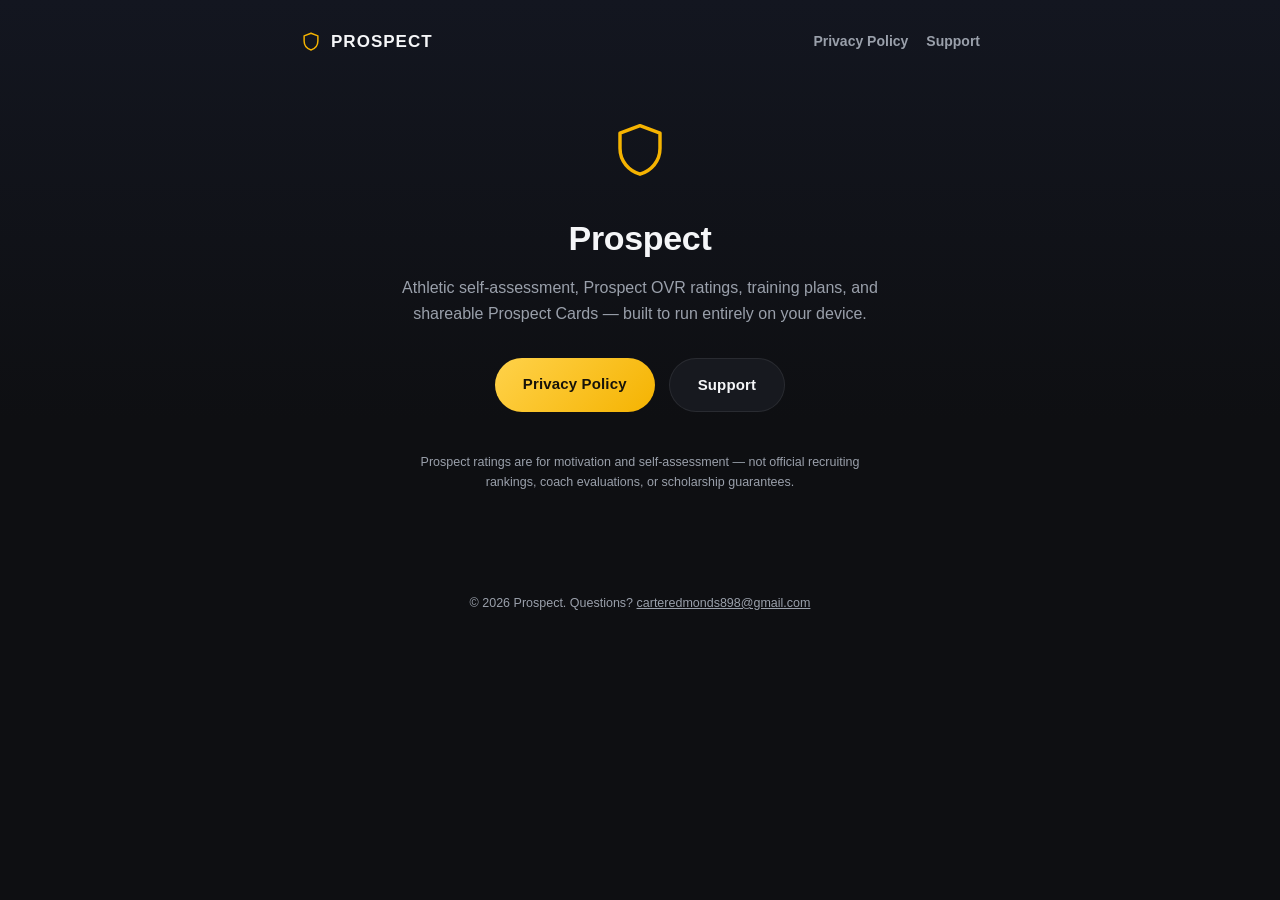
<file: index.html>
<!doctype html>
<html lang="en">
<head>
  <meta charset="utf-8" />
  <meta name="viewport" content="width=device-width, initial-scale=1" />
  <title>Prospect — Privacy &amp; Support</title>
  <meta name="description" content="Privacy Policy and Support information for the Prospect iOS app." />
  <link rel="stylesheet" href="styles.css" />
</head>
<body>
  <div class="wrap">
    <header class="site-header">
      <a class="brand" href="index.html" aria-label="Prospect home">
        <svg class="shield" viewBox="0 0 24 24" fill="none" xmlns="http://www.w3.org/2000/svg" aria-hidden="true">
          <path d="M12 2.5L19.5 5.3V11C19.5 15.9 16.2 19.4 12 20.7C7.8 19.4 4.5 15.9 4.5 11V5.3L12 2.5Z" stroke="#F5B301" stroke-width="1.6" stroke-linejoin="round"/>
        </svg>
        PROSPECT
      </a>
      <nav class="site-nav" aria-label="Primary">
        <a href="privacy-policy.html">Privacy Policy</a>
        <a href="support.html">Support</a>
      </nav>
    </header>

    <main>
      <section class="hero">
        <svg class="shield-lg" viewBox="0 0 24 24" fill="none" xmlns="http://www.w3.org/2000/svg" aria-hidden="true">
          <path d="M12 2.5L19.5 5.3V11C19.5 15.9 16.2 19.4 12 20.7C7.8 19.4 4.5 15.9 4.5 11V5.3L12 2.5Z" stroke="#F5B301" stroke-width="1.3" stroke-linejoin="round"/>
        </svg>
        <h1>Prospect</h1>
        <p class="lede">
          Athletic self-assessment, Prospect OVR ratings, training plans, and shareable
          Prospect Cards — built to run entirely on your device.
        </p>
        <div class="button-row">
          <a class="btn btn-primary" href="privacy-policy.html">Privacy Policy</a>
          <a class="btn btn-secondary" href="support.html">Support</a>
        </div>
        <p class="disclaimer">
          Prospect ratings are for motivation and self-assessment — not official recruiting
          rankings, coach evaluations, or scholarship guarantees.
        </p>
      </section>
    </main>

    <footer class="site-footer">
      &copy; 2026 Prospect. Questions? <a href="mailto:carteredmonds898@gmail.com">carteredmonds898@gmail.com</a>
    </footer>
  </div>
</body>
</html>
</file>
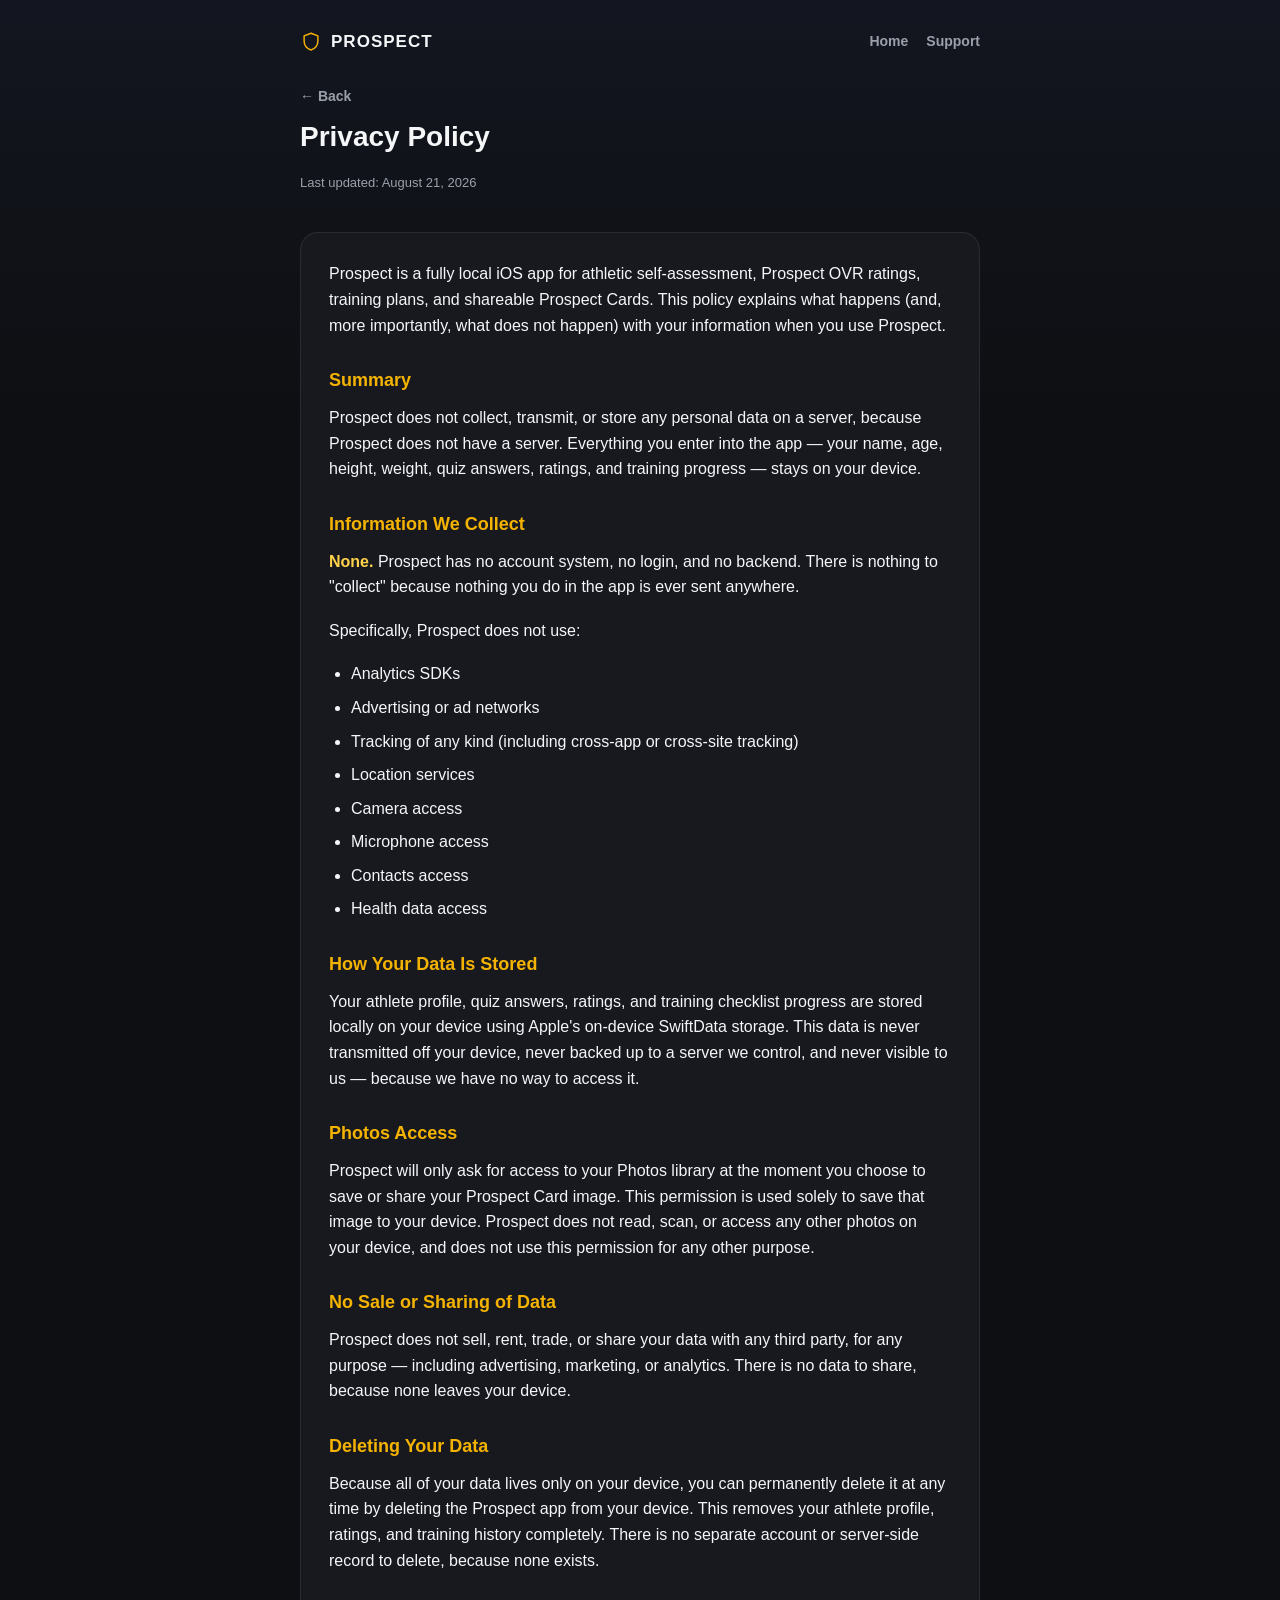
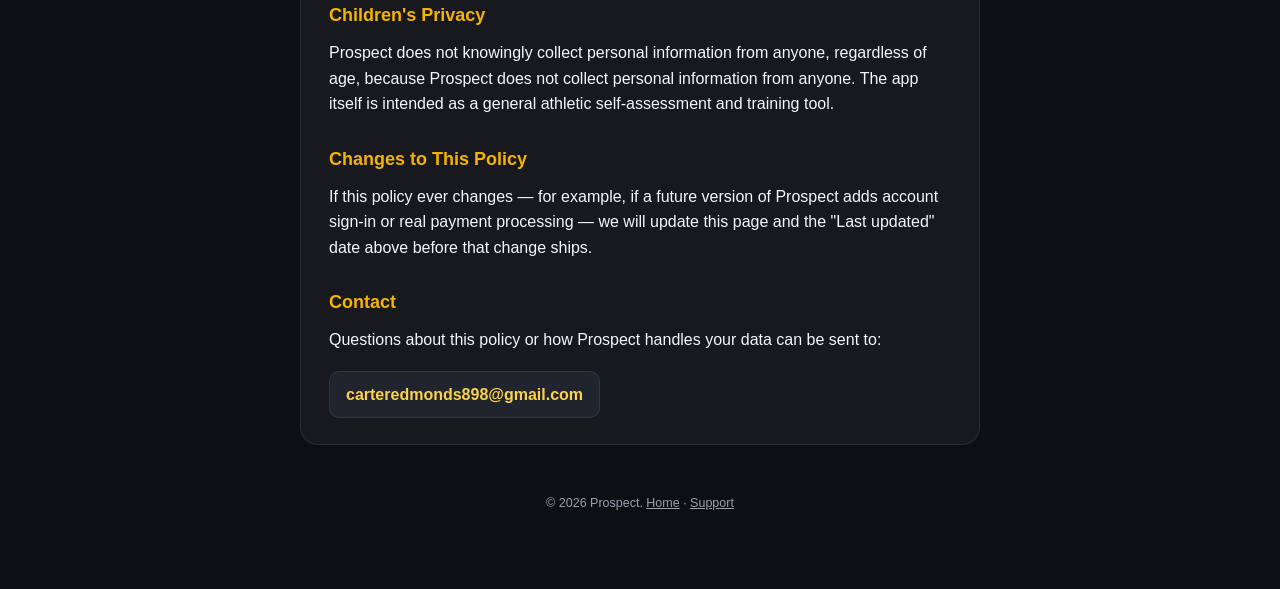
<file: privacy-policy.html>
<!doctype html>
<html lang="en">
<head>
  <meta charset="utf-8" />
  <meta name="viewport" content="width=device-width, initial-scale=1" />
  <title>Prospect — Privacy Policy</title>
  <meta name="description" content="Prospect's Privacy Policy: no accounts, no tracking, no data collection. Everything stays on your device." />
  <link rel="stylesheet" href="styles.css" />
</head>
<body>
  <div class="wrap">
    <header class="site-header">
      <a class="brand" href="index.html" aria-label="Prospect home">
        <svg class="shield" viewBox="0 0 24 24" fill="none" xmlns="http://www.w3.org/2000/svg" aria-hidden="true">
          <path d="M12 2.5L19.5 5.3V11C19.5 15.9 16.2 19.4 12 20.7C7.8 19.4 4.5 15.9 4.5 11V5.3L12 2.5Z" stroke="#F5B301" stroke-width="1.6" stroke-linejoin="round"/>
        </svg>
        PROSPECT
      </a>
      <nav class="site-nav" aria-label="Primary">
        <a href="index.html">Home</a>
        <a href="support.html">Support</a>
      </nav>
    </header>

    <main>
      <div class="page-header">
        <a class="back-link" href="index.html">&larr; Back</a>
        <h1>Privacy Policy</h1>
        <p class="updated">Last updated: August 21, 2026</p>
      </div>

      <div class="card">
        <p>
          Prospect is a fully local iOS app for athletic self-assessment, Prospect OVR
          ratings, training plans, and shareable Prospect Cards. This policy explains what
          happens (and, more importantly, what does not happen) with your information when
          you use Prospect.
        </p>

        <h2>Summary</h2>
        <p>
          Prospect does not collect, transmit, or store any personal data on a server,
          because Prospect does not have a server. Everything you enter into the app —
          your name, age, height, weight, quiz answers, ratings, and training progress —
          stays on your device.
        </p>

        <h2>Information We Collect</h2>
        <p>
          <strong>None.</strong> Prospect has no account system, no login, and no backend.
          There is nothing to "collect" because nothing you do in the app is ever sent
          anywhere.
        </p>
        <p>Specifically, Prospect does not use:</p>
        <ul>
          <li>Analytics SDKs</li>
          <li>Advertising or ad networks</li>
          <li>Tracking of any kind (including cross-app or cross-site tracking)</li>
          <li>Location services</li>
          <li>Camera access</li>
          <li>Microphone access</li>
          <li>Contacts access</li>
          <li>Health data access</li>
        </ul>

        <h2>How Your Data Is Stored</h2>
        <p>
          Your athlete profile, quiz answers, ratings, and training checklist progress are
          stored locally on your device using Apple's on-device SwiftData storage. This
          data is never transmitted off your device, never backed up to a server we
          control, and never visible to us — because we have no way to access it.
        </p>

        <h2>Photos Access</h2>
        <p>
          Prospect will only ask for access to your Photos library at the moment you
          choose to save or share your Prospect Card image. This permission is used solely
          to save that image to your device. Prospect does not read, scan, or access any
          other photos on your device, and does not use this permission for any other
          purpose.
        </p>

        <h2>No Sale or Sharing of Data</h2>
        <p>
          Prospect does not sell, rent, trade, or share your data with any third party,
          for any purpose — including advertising, marketing, or analytics. There is no
          data to share, because none leaves your device.
        </p>

        <h2>Deleting Your Data</h2>
        <p>
          Because all of your data lives only on your device, you can permanently delete
          it at any time by deleting the Prospect app from your device. This removes your
          athlete profile, ratings, and training history completely. There is no separate
          account or server-side record to delete, because none exists.
        </p>

        <h2>Children's Privacy</h2>
        <p>
          Prospect does not knowingly collect personal information from anyone, regardless
          of age, because Prospect does not collect personal information from anyone. The
          app itself is intended as a general athletic self-assessment and training tool.
        </p>

        <h2>Changes to This Policy</h2>
        <p>
          If this policy ever changes — for example, if a future version of Prospect adds
          account sign-in or real payment processing — we will update this page and the
          "Last updated" date above before that change ships.
        </p>

        <h2>Contact</h2>
        <p>Questions about this policy or how Prospect handles your data can be sent to:</p>
        <p class="email-box"><a href="mailto:carteredmonds898@gmail.com">carteredmonds898@gmail.com</a></p>
      </div>
    </main>

    <footer class="site-footer">
      &copy; 2026 Prospect. <a href="index.html">Home</a> &middot; <a href="support.html">Support</a>
    </footer>
  </div>
</body>
</html>
</file>
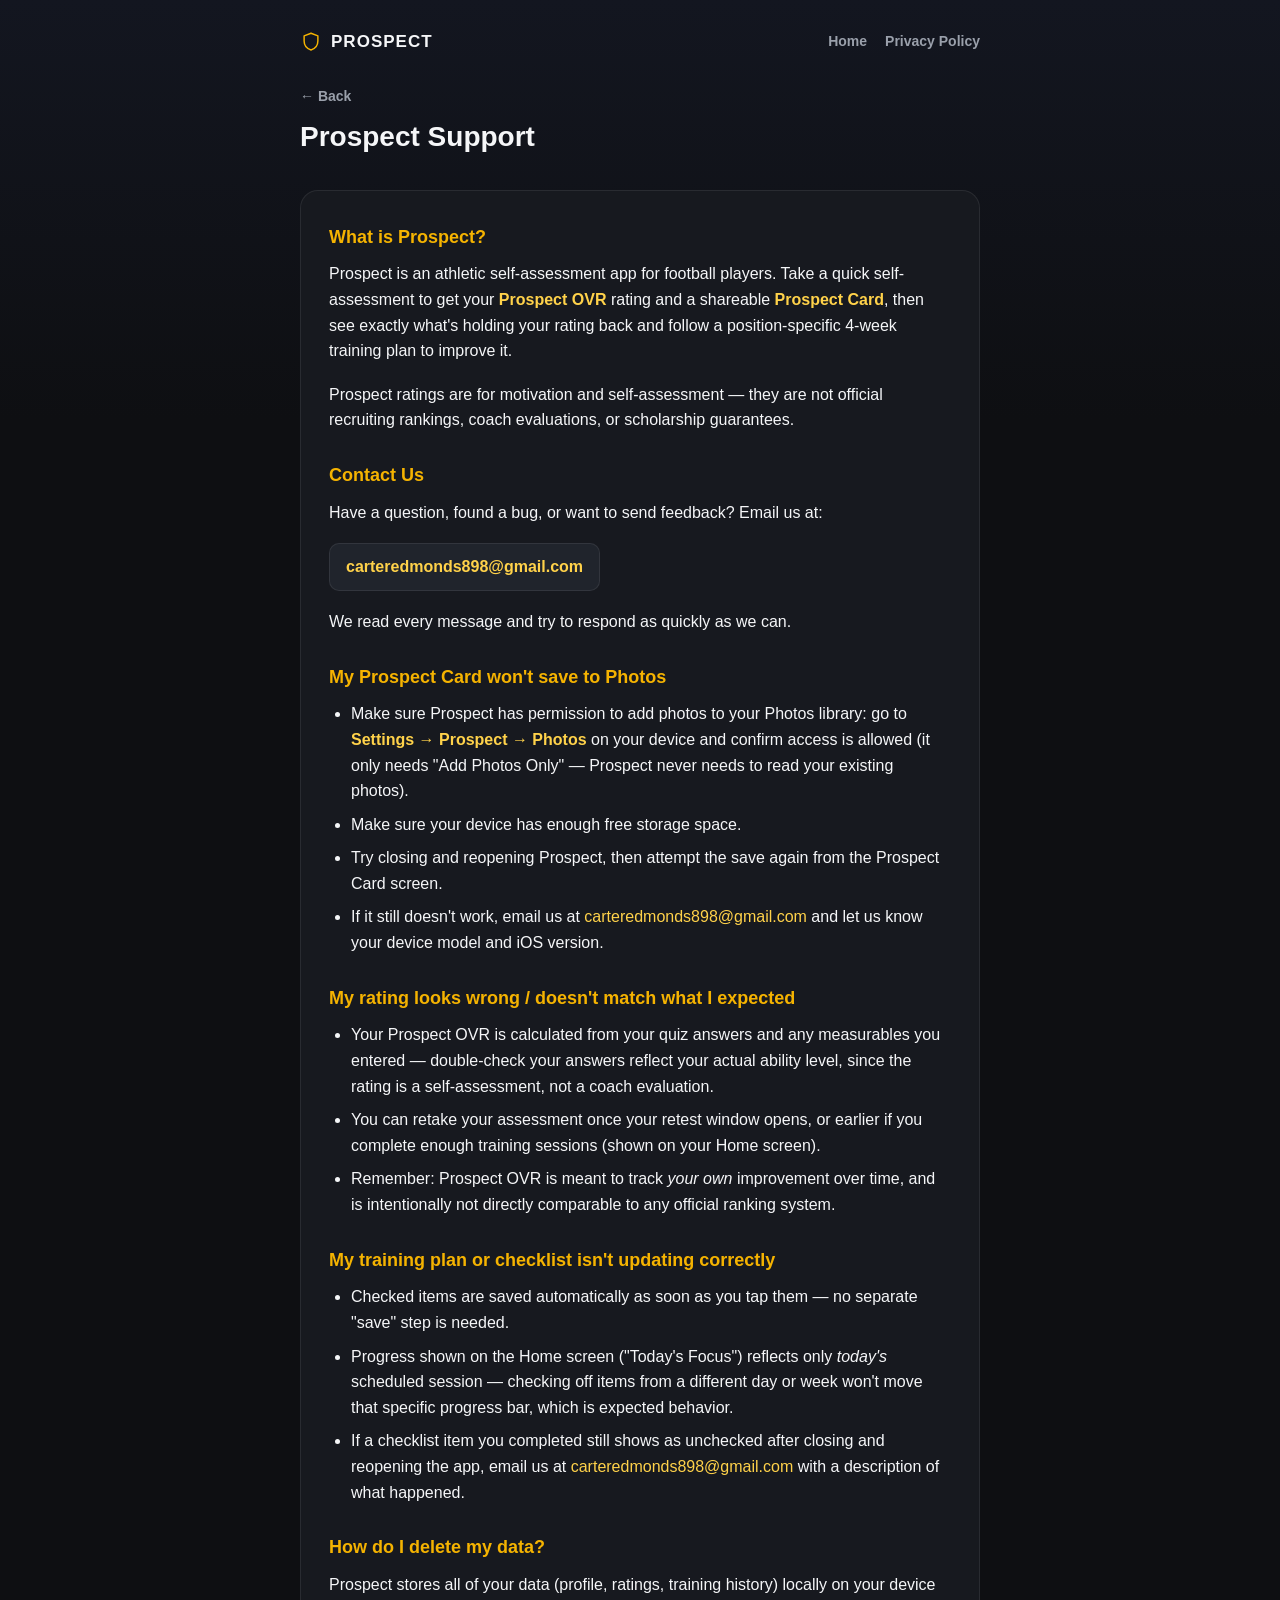
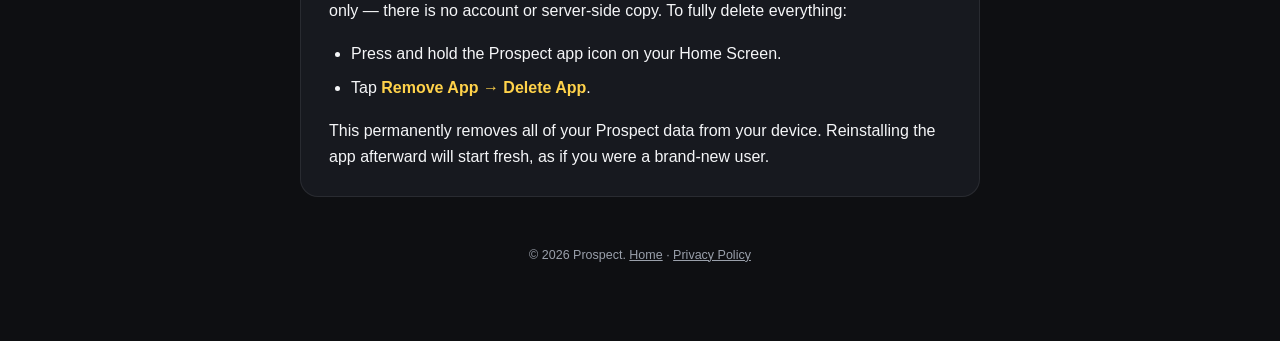
<file: support.html>
<!doctype html>
<html lang="en">
<head>
  <meta charset="utf-8" />
  <meta name="viewport" content="width=device-width, initial-scale=1" />
  <title>Prospect — Support</title>
  <meta name="description" content="Get help with Prospect: contact support, troubleshooting tips, and how to delete your data." />
  <link rel="stylesheet" href="styles.css" />
</head>
<body>
  <div class="wrap">
    <header class="site-header">
      <a class="brand" href="index.html" aria-label="Prospect home">
        <svg class="shield" viewBox="0 0 24 24" fill="none" xmlns="http://www.w3.org/2000/svg" aria-hidden="true">
          <path d="M12 2.5L19.5 5.3V11C19.5 15.9 16.2 19.4 12 20.7C7.8 19.4 4.5 15.9 4.5 11V5.3L12 2.5Z" stroke="#F5B301" stroke-width="1.6" stroke-linejoin="round"/>
        </svg>
        PROSPECT
      </a>
      <nav class="site-nav" aria-label="Primary">
        <a href="index.html">Home</a>
        <a href="privacy-policy.html">Privacy Policy</a>
      </nav>
    </header>

    <main>
      <div class="page-header">
        <a class="back-link" href="index.html">&larr; Back</a>
        <h1>Prospect Support</h1>
      </div>

      <div class="card">
        <h2>What is Prospect?</h2>
        <p>
          Prospect is an athletic self-assessment app for football players. Take a quick
          self-assessment to get your <strong>Prospect OVR</strong> rating and a shareable
          <strong>Prospect Card</strong>, then see exactly what's holding your rating back
          and follow a position-specific 4-week training plan to improve it.
        </p>
        <p>
          Prospect ratings are for motivation and self-assessment — they are not official
          recruiting rankings, coach evaluations, or scholarship guarantees.
        </p>

        <h2>Contact Us</h2>
        <p>Have a question, found a bug, or want to send feedback? Email us at:</p>
        <p class="email-box"><a href="mailto:carteredmonds898@gmail.com">carteredmonds898@gmail.com</a></p>
        <p>We read every message and try to respond as quickly as we can.</p>

        <h2>My Prospect Card won't save to Photos</h2>
        <ul>
          <li>
            Make sure Prospect has permission to add photos to your Photos library: go to
            <strong>Settings &rarr; Prospect &rarr; Photos</strong> on your device and
            confirm access is allowed (it only needs "Add Photos Only" — Prospect never
            needs to read your existing photos).
          </li>
          <li>Make sure your device has enough free storage space.</li>
          <li>
            Try closing and reopening Prospect, then attempt the save again from the
            Prospect Card screen.
          </li>
          <li>
            If it still doesn't work, email us at
            <a href="mailto:carteredmonds898@gmail.com">carteredmonds898@gmail.com</a>
            and let us know your device model and iOS version.
          </li>
        </ul>

        <h2>My rating looks wrong / doesn't match what I expected</h2>
        <ul>
          <li>
            Your Prospect OVR is calculated from your quiz answers and any measurables you
            entered — double-check your answers reflect your actual ability level, since
            the rating is a self-assessment, not a coach evaluation.
          </li>
          <li>
            You can retake your assessment once your retest window opens, or earlier if
            you complete enough training sessions (shown on your Home screen).
          </li>
          <li>
            Remember: Prospect OVR is meant to track <em>your own</em> improvement over
            time, and is intentionally not directly comparable to any official ranking
            system.
          </li>
        </ul>

        <h2>My training plan or checklist isn't updating correctly</h2>
        <ul>
          <li>
            Checked items are saved automatically as soon as you tap them — no separate
            "save" step is needed.
          </li>
          <li>
            Progress shown on the Home screen ("Today's Focus") reflects only
            <em>today's</em> scheduled session — checking off items from a different day
            or week won't move that specific progress bar, which is expected behavior.
          </li>
          <li>
            If a checklist item you completed still shows as unchecked after closing and
            reopening the app, email us at
            <a href="mailto:carteredmonds898@gmail.com">carteredmonds898@gmail.com</a>
            with a description of what happened.
          </li>
        </ul>

        <h2>How do I delete my data?</h2>
        <p>
          Prospect stores all of your data (profile, ratings, training history) locally on
          your device only — there is no account or server-side copy. To fully delete
          everything:
        </p>
        <ul>
          <li>Press and hold the Prospect app icon on your Home Screen.</li>
          <li>Tap <strong>Remove App &rarr; Delete App</strong>.</li>
        </ul>
        <p>
          This permanently removes all of your Prospect data from your device.
          Reinstalling the app afterward will start fresh, as if you were a brand-new
          user.
        </p>
      </div>
    </main>

    <footer class="site-footer">
      &copy; 2026 Prospect. <a href="index.html">Home</a> &middot; <a href="privacy-policy.html">Privacy Policy</a>
    </footer>
  </div>
</body>
</html>
</file>
<file: styles.css>
/* Prospect legal/support site — black & gold, matches the app's design system.
   No external fonts, no tracking, no JS. */

:root {
  --background: #0e0f12;
  --backdrop-top: #131620;
  --surface: #17191f;
  --surface-high: #20242c;
  --gold: #f5b301;
  --gold-bright: #ffd24a;
  --text: #f5f6f8;
  --text-muted: #9aa0ab;
  --hairline: rgba(255, 255, 255, 0.08);
}

* {
  box-sizing: border-box;
}

html,
body {
  margin: 0;
  padding: 0;
}

body {
  background: linear-gradient(to bottom, var(--backdrop-top), var(--background) 420px);
  background-color: var(--background);
  color: var(--text);
  font-family: ui-rounded, -apple-system, BlinkMacSystemFont, "Segoe UI", Roboto,
    "Helvetica Neue", Arial, sans-serif;
  line-height: 1.6;
  -webkit-font-smoothing: antialiased;
  min-height: 100vh;
}

a {
  color: var(--gold-bright);
  text-decoration: none;
}

a:hover,
a:focus {
  text-decoration: underline;
}

.wrap {
  max-width: 720px;
  margin: 0 auto;
  padding: 0 20px 64px;
}

/* Header */

header.site-header {
  display: flex;
  align-items: center;
  justify-content: space-between;
  padding: 28px 0 8px;
  gap: 12px;
  flex-wrap: wrap;
}

.brand {
  display: flex;
  align-items: center;
  gap: 9px;
  font-weight: 800;
  font-size: 17px;
  letter-spacing: 0.06em;
  color: var(--text);
}

.brand .shield {
  width: 22px;
  height: 22px;
  flex: none;
}

.brand .tag {
  color: var(--gold);
  font-weight: 700;
  font-size: 10px;
  letter-spacing: 0.14em;
  margin-left: 2px;
}

nav.site-nav {
  display: flex;
  gap: 18px;
  font-weight: 600;
  font-size: 14px;
}

nav.site-nav a {
  color: var(--text-muted);
}

nav.site-nav a:hover {
  color: var(--gold-bright);
}

/* Hero (index page) */

.hero {
  text-align: center;
  padding: 56px 0 40px;
}

.hero .shield-lg {
  width: 64px;
  height: 64px;
  margin: 0 auto 20px;
}

.hero h1 {
  font-size: 34px;
  font-weight: 900;
  letter-spacing: -0.01em;
  margin: 0 0 10px;
}

.hero p.lede {
  color: var(--text-muted);
  font-size: 16px;
  max-width: 480px;
  margin: 0 auto 32px;
}

.button-row {
  display: flex;
  justify-content: center;
  gap: 14px;
  flex-wrap: wrap;
}

.btn {
  display: inline-block;
  padding: 14px 28px;
  border-radius: 999px;
  font-weight: 800;
  font-size: 15px;
  letter-spacing: 0.01em;
  text-decoration: none;
  transition: transform 0.15s ease, opacity 0.15s ease;
}

.btn:hover,
.btn:focus {
  text-decoration: none;
  transform: translateY(-1px);
}

.btn-primary {
  background: linear-gradient(135deg, var(--gold-bright), var(--gold));
  color: #17130a;
}

.btn-secondary {
  background: var(--surface);
  color: var(--text);
  border: 1px solid var(--hairline);
}

.disclaimer {
  margin-top: 40px;
  color: var(--text-muted);
  font-size: 12.5px;
  max-width: 480px;
  margin-left: auto;
  margin-right: auto;
}

/* Content pages (privacy / support) */

.page-header {
  padding: 20px 0 6px;
}

.page-header h1 {
  font-size: 28px;
  font-weight: 900;
  margin: 6px 0 4px;
}

.page-header .updated {
  color: var(--text-muted);
  font-size: 13px;
}

.back-link {
  display: inline-block;
  font-size: 14px;
  font-weight: 600;
  color: var(--text-muted);
}

.card {
  background: var(--surface);
  border: 1px solid var(--hairline);
  border-radius: 18px;
  padding: 28px 28px 8px;
  margin-top: 20px;
}

.card h2 {
  font-size: 18px;
  font-weight: 800;
  color: var(--gold);
  margin: 28px 0 10px;
}

.card h2:first-child {
  margin-top: 4px;
}

.card p {
  margin: 0 0 18px;
  color: var(--text);
}

.card ul {
  margin: 0 0 18px;
  padding-left: 22px;
  color: var(--text);
}

.card li {
  margin-bottom: 8px;
}

.card li:last-child {
  margin-bottom: 0;
}

.card strong {
  color: var(--gold-bright);
}

.card code {
  background: var(--surface-high);
  border-radius: 6px;
  padding: 2px 6px;
  font-size: 0.92em;
}

.email-box {
  display: inline-block;
  background: var(--surface-high);
  border: 1px solid var(--hairline);
  border-radius: 10px;
  padding: 10px 16px;
  font-weight: 700;
  color: var(--gold-bright);
  margin-bottom: 20px;
}

footer.site-footer {
  text-align: center;
  color: var(--text-muted);
  font-size: 12.5px;
  padding: 48px 0 12px;
}

footer.site-footer a {
  color: var(--text-muted);
  text-decoration: underline;
}

/* Mobile */

@media (max-width: 480px) {
  .hero h1 {
    font-size: 27px;
  }

  .wrap {
    padding: 0 16px 48px;
  }

  .card {
    padding: 22px 18px 6px;
  }

  header.site-header {
    padding-top: 22px;
  }
}
</file>
